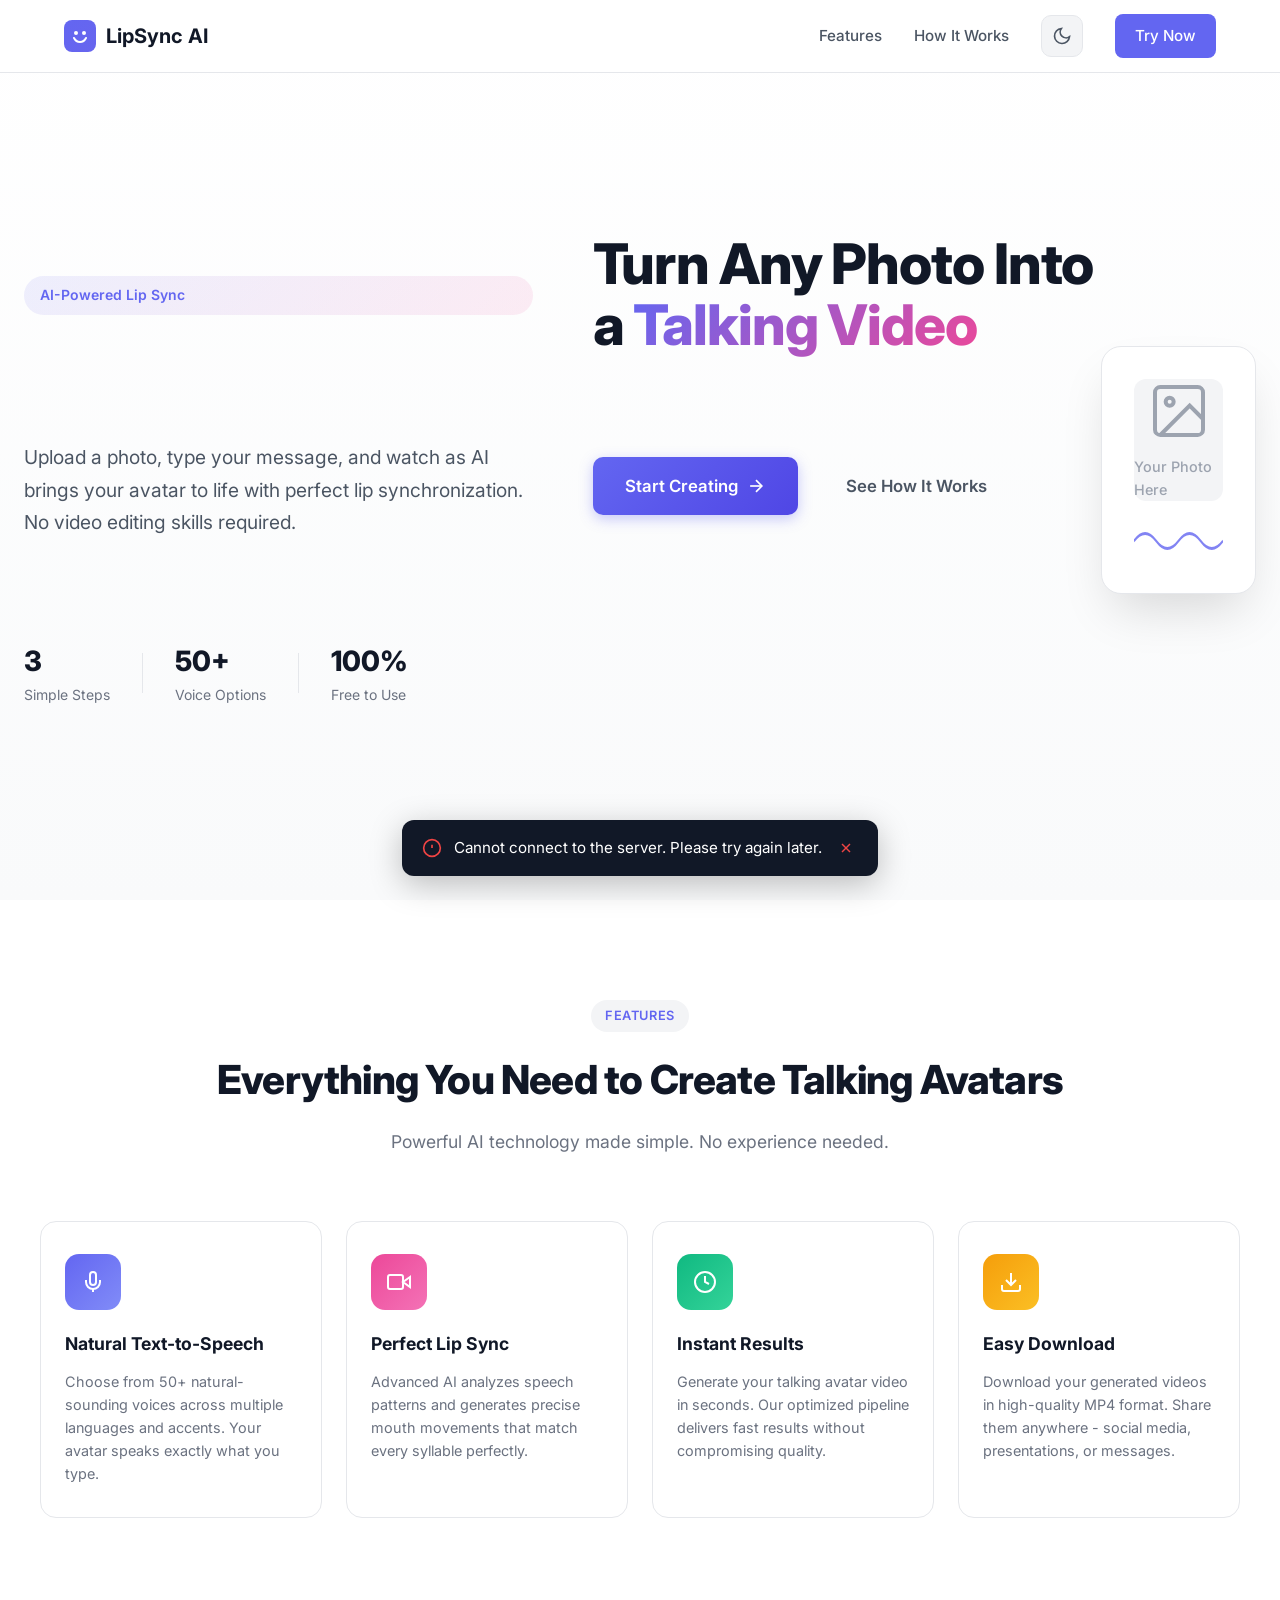
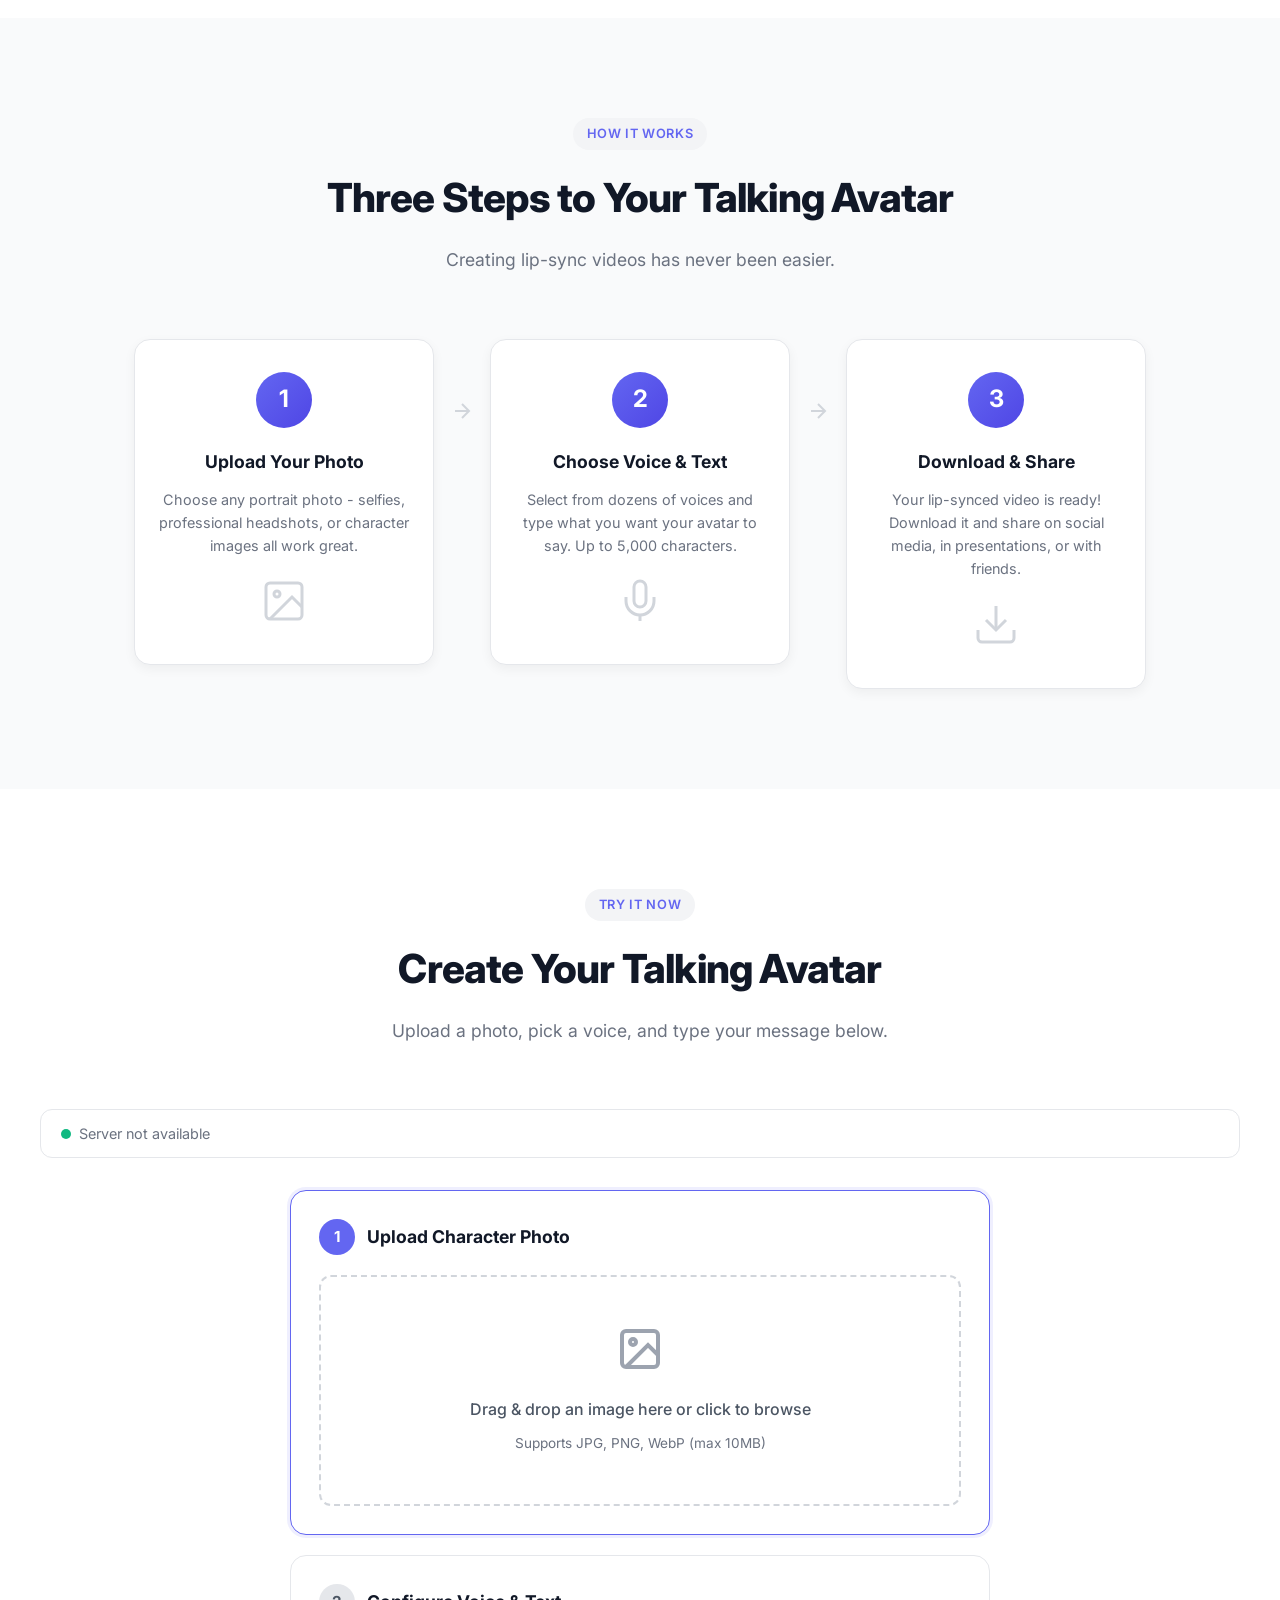
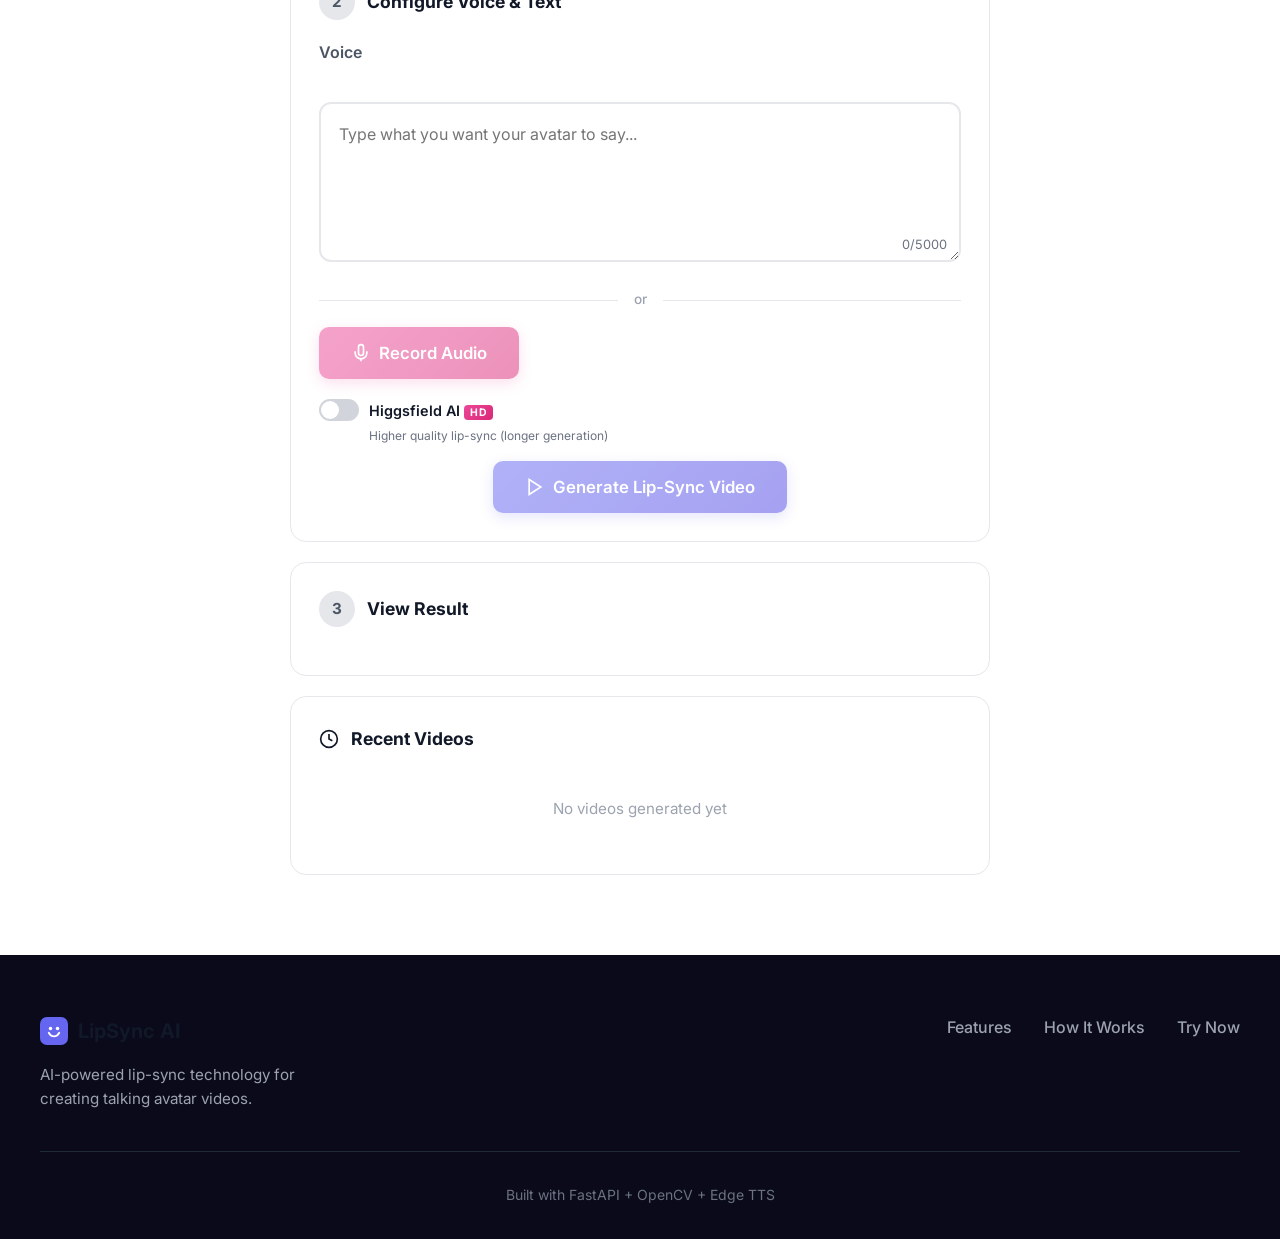
<file: frontend/index.html>
<!DOCTYPE html>
<html lang="en">
<head>
    <meta charset="UTF-8">
    <meta name="viewport" content="width=device-width, initial-scale=1.0">
    <title>LipSync AI - Turn Photos Into Talking Videos</title>
    <meta name="description" content="Upload a photo, type text, and watch your avatar come to life with AI-powered lip-sync technology.">
    <link rel="preconnect" href="https://fonts.googleapis.com">
    <link rel="preconnect" href="https://fonts.gstatic.com" crossorigin>
    <link href="https://fonts.googleapis.com/css2?family=Inter:wght@400;500;600;700;800&display=swap" rel="stylesheet">
    <link rel="stylesheet" href="style.css">
</head>
<body>
    <!-- Navigation -->
    <nav class="navbar">
        <div class="nav-container">
            <a href="#" class="nav-logo">
                <svg width="32" height="32" viewBox="0 0 32 32" fill="none">
                    <rect width="32" height="32" rx="8" fill="url(#logo-gradient)"/>
                    <path d="M10 18C10 18 12 22 16 22C20 22 22 18 22 18" stroke="white" stroke-width="2" stroke-linecap="round"/>
                    <circle cx="12" cy="13" r="2" fill="white"/>
                    <circle cx="20" cy="13" r="2" fill="white"/>
                    <defs>
                        <linearGradient id="logo-gradient" x1="0" y1="0" x2="32" y2="32">
                            <stop stop-color="#6366f1"/>
                            <stop offset="1" stop-color="#ec4899"/>
                        </linearGradient>
                    </defs>
                </svg>
                <span>LipSync AI</span>
            </a>
            <div class="nav-links">
                <a href="#features">Features</a>
                <a href="#how-it-works">How It Works</a>
                <button class="theme-toggle" id="theme-toggle" aria-label="Toggle dark mode">
                    <svg class="sun-icon" width="20" height="20" viewBox="0 0 24 24" fill="none" stroke="currentColor" stroke-width="2">
                        <circle cx="12" cy="12" r="5"></circle>
                        <line x1="12" y1="1" x2="12" y2="3"></line>
                        <line x1="12" y1="21" x2="12" y2="23"></line>
                        <line x1="4.22" y1="4.22" x2="5.64" y2="5.64"></line>
                        <line x1="18.36" y1="18.36" x2="19.78" y2="19.78"></line>
                        <line x1="1" y1="12" x2="3" y2="12"></line>
                        <line x1="21" y1="12" x2="23" y2="12"></line>
                        <line x1="4.22" y1="19.78" x2="5.64" y2="18.36"></line>
                        <line x1="18.36" y1="5.64" x2="19.78" y2="4.22"></line>
                    </svg>
                    <svg class="moon-icon" width="20" height="20" viewBox="0 0 24 24" fill="none" stroke="currentColor" stroke-width="2">
                        <path d="M21 12.79A9 9 0 1 1 11.21 3 7 7 0 0 0 21 12.79z"></path>
                    </svg>
                </button>
                <a href="#app" class="nav-cta">Try Now</a>
            </div>
            <button class="mobile-menu-btn" aria-label="Menu">
                <svg width="24" height="24" viewBox="0 0 24 24" fill="none" stroke="currentColor" stroke-width="2">
                    <line x1="3" y1="6" x2="21" y2="6"></line>
                    <line x1="3" y1="12" x2="21" y2="12"></line>
                    <line x1="3" y1="18" x2="21" y2="18"></line>
                </svg>
            </button>
        </div>
    </nav>

    <!-- Hero Section -->
    <section class="hero">
        <div class="hero-container">
            <div class="hero-badge">AI-Powered Lip Sync</div>
            <h1>Turn Any Photo Into a <span class="gradient-text">Talking Video</span></h1>
            <p class="hero-subtitle">Upload a photo, type your message, and watch as AI brings your avatar to life with perfect lip synchronization. No video editing skills required.</p>
            <div class="hero-actions">
                <a href="#app" class="btn btn-primary btn-lg">
                    Start Creating
                    <svg width="20" height="20" viewBox="0 0 24 24" fill="none" stroke="currentColor" stroke-width="2">
                        <line x1="5" y1="12" x2="19" y2="12"></line>
                        <polyline points="12 5 19 12 12 19"></polyline>
                    </svg>
                </a>
                <a href="#how-it-works" class="btn btn-ghost btn-lg">See How It Works</a>
            </div>
            <div class="hero-stats">
                <div class="stat">
                    <span class="stat-number">3</span>
                    <span class="stat-label">Simple Steps</span>
                </div>
                <div class="stat-divider"></div>
                <div class="stat">
                    <span class="stat-number">50+</span>
                    <span class="stat-label">Voice Options</span>
                </div>
                <div class="stat-divider"></div>
                <div class="stat">
                    <span class="stat-number">100%</span>
                    <span class="stat-label">Free to Use</span>
                </div>
            </div>
        </div>
        <div class="hero-visual">
            <div class="hero-card">
                <div class="hero-card-preview">
                    <div class="preview-placeholder">
                        <svg width="64" height="64" viewBox="0 0 24 24" fill="none" stroke="currentColor" stroke-width="1.5">
                            <rect x="3" y="3" width="18" height="18" rx="2" ry="2"></rect>
                            <circle cx="8.5" cy="8.5" r="1.5"></circle>
                            <polyline points="21 15 16 10 5 21"></polyline>
                        </svg>
                        <span>Your Photo Here</span>
                    </div>
                </div>
                <div class="hero-card-wave">
                    <svg viewBox="0 0 200 40" preserveAspectRatio="none">
                        <path d="M0 20 Q25 5 50 20 T100 20 T150 20 T200 20" stroke="url(#wave-gradient)" stroke-width="3" fill="none"/>
                        <defs>
                            <linearGradient id="wave-gradient" x1="0" y1="0" x2="200" y2="0">
                                <stop stop-color="#6366f1"/>
                                <stop offset="1" stop-color="#ec4899"/>
                            </linearGradient>
                        </defs>
                    </svg>
                </div>
            </div>
        </div>
    </section>

    <!-- Features Section -->
    <section class="features" id="features">
        <div class="container">
            <div class="section-header">
                <span class="section-tag">Features</span>
                <h2>Everything You Need to Create Talking Avatars</h2>
                <p>Powerful AI technology made simple. No experience needed.</p>
            </div>
            <div class="features-grid">
                <div class="feature-card">
                    <div class="feature-icon" style="background: linear-gradient(135deg, #6366f1, #818cf8);">
                        <svg width="24" height="24" viewBox="0 0 24 24" fill="none" stroke="white" stroke-width="2">
                            <path d="M12 2a3 3 0 0 0-3 3v7a3 3 0 0 0 6 0V5a3 3 0 0 0-3-3Z"></path>
                            <path d="M19 10v2a7 7 0 0 1-14 0v-2"></path>
                            <line x1="12" y1="19" x2="12" y2="22"></line>
                        </svg>
                    </div>
                    <h3>Natural Text-to-Speech</h3>
                    <p>Choose from 50+ natural-sounding voices across multiple languages and accents. Your avatar speaks exactly what you type.</p>
                </div>
                <div class="feature-card">
                    <div class="feature-icon" style="background: linear-gradient(135deg, #ec4899, #f472b6);">
                        <svg width="24" height="24" viewBox="0 0 24 24" fill="none" stroke="white" stroke-width="2">
                            <path d="M23 7l-7 5 7 5V7z"></path>
                            <rect x="1" y="5" width="15" height="14" rx="2" ry="2"></rect>
                        </svg>
                    </div>
                    <h3>Perfect Lip Sync</h3>
                    <p>Advanced AI analyzes speech patterns and generates precise mouth movements that match every syllable perfectly.</p>
                </div>
                <div class="feature-card">
                    <div class="feature-icon" style="background: linear-gradient(135deg, #10b981, #34d399);">
                        <svg width="24" height="24" viewBox="0 0 24 24" fill="none" stroke="white" stroke-width="2">
                            <circle cx="12" cy="12" r="10"></circle>
                            <polyline points="12 6 12 12 16 14"></polyline>
                        </svg>
                    </div>
                    <h3>Instant Results</h3>
                    <p>Generate your talking avatar video in seconds. Our optimized pipeline delivers fast results without compromising quality.</p>
                </div>
                <div class="feature-card">
                    <div class="feature-icon" style="background: linear-gradient(135deg, #f59e0b, #fbbf24);">
                        <svg width="24" height="24" viewBox="0 0 24 24" fill="none" stroke="white" stroke-width="2">
                            <path d="M21 15v4a2 2 0 0 1-2 2H5a2 2 0 0 1-2-2v-4"></path>
                            <polyline points="7 10 12 15 17 10"></polyline>
                            <line x1="12" y1="15" x2="12" y2="3"></line>
                        </svg>
                    </div>
                    <h3>Easy Download</h3>
                    <p>Download your generated videos in high-quality MP4 format. Share them anywhere - social media, presentations, or messages.</p>
                </div>
            </div>
        </div>
    </section>

    <!-- How It Works -->
    <section class="how-it-works" id="how-it-works">
        <div class="container">
            <div class="section-header">
                <span class="section-tag">How It Works</span>
                <h2>Three Steps to Your Talking Avatar</h2>
                <p>Creating lip-sync videos has never been easier.</p>
            </div>
            <div class="steps-grid">
                <div class="step-card">
                    <div class="step-number">1</div>
                    <div class="step-content">
                        <h3>Upload Your Photo</h3>
                        <p>Choose any portrait photo - selfies, professional headshots, or character images all work great.</p>
                    </div>
                    <div class="step-visual">
                        <svg width="48" height="48" viewBox="0 0 24 24" fill="none" stroke="currentColor" stroke-width="1.5">
                            <rect x="3" y="3" width="18" height="18" rx="2" ry="2"></rect>
                            <circle cx="8.5" cy="8.5" r="1.5"></circle>
                            <polyline points="21 15 16 10 5 21"></polyline>
                        </svg>
                    </div>
                </div>
                <div class="step-connector">
                    <svg width="24" height="24" viewBox="0 0 24 24" fill="none" stroke="currentColor" stroke-width="2">
                        <line x1="5" y1="12" x2="19" y2="12"></line>
                        <polyline points="12 5 19 12 12 19"></polyline>
                    </svg>
                </div>
                <div class="step-card">
                    <div class="step-number">2</div>
                    <div class="step-content">
                        <h3>Choose Voice & Text</h3>
                        <p>Select from dozens of voices and type what you want your avatar to say. Up to 5,000 characters.</p>
                    </div>
                    <div class="step-visual">
                        <svg width="48" height="48" viewBox="0 0 24 24" fill="none" stroke="currentColor" stroke-width="1.5">
                            <path d="M12 2a3 3 0 0 0-3 3v7a3 3 0 0 0 6 0V5a3 3 0 0 0-3-3Z"></path>
                            <path d="M19 10v2a7 7 0 0 1-14 0v-2"></path>
                            <line x1="12" y1="19" x2="12" y2="22"></line>
                        </svg>
                    </div>
                </div>
                <div class="step-connector">
                    <svg width="24" height="24" viewBox="0 0 24 24" fill="none" stroke="currentColor" stroke-width="2">
                        <line x1="5" y1="12" x2="19" y2="12"></line>
                        <polyline points="12 5 19 12 12 19"></polyline>
                    </svg>
                </div>
                <div class="step-card">
                    <div class="step-number">3</div>
                    <div class="step-content">
                        <h3>Download & Share</h3>
                        <p>Your lip-synced video is ready! Download it and share on social media, in presentations, or with friends.</p>
                    </div>
                    <div class="step-visual">
                        <svg width="48" height="48" viewBox="0 0 24 24" fill="none" stroke="currentColor" stroke-width="1.5">
                            <path d="M21 15v4a2 2 0 0 1-2 2H5a2 2 0 0 1-2-2v-4"></path>
                            <polyline points="7 10 12 15 17 10"></polyline>
                            <line x1="12" y1="15" x2="12" y2="3"></line>
                        </svg>
                    </div>
                </div>
            </div>
        </div>
    </section>

    <!-- App Section -->
    <section class="app-section" id="app">
        <div class="container">
            <div class="section-header">
                <span class="section-tag">Try It Now</span>
                <h2>Create Your Talking Avatar</h2>
                <p>Upload a photo, pick a voice, and type your message below.</p>
            </div>

            <!-- Status Bar -->
            <div class="app-status-bar" id="status-bar">
                <span class="status-dot"></span>
                <span class="status-text">Connecting...</span>
            </div>

            <!-- App Steps -->
            <div class="app-steps">
                <!-- Step 1: Upload Photo -->
                <section class="app-step active" id="upload-section">
                    <div class="app-step-header">
                        <span class="app-step-number">1</span>
                        <h3>Upload Character Photo</h3>
                    </div>
                    <div class="upload-area" id="drop-zone">
                        <div class="upload-icon">
                            <svg width="48" height="48" viewBox="0 0 24 24" fill="none" stroke="currentColor" stroke-width="2">
                                <rect x="3" y="3" width="18" height="18" rx="2" ry="2"></rect>
                                <circle cx="8.5" cy="8.5" r="1.5"></circle>
                                <polyline points="21 15 16 10 5 21"></polyline>
                            </svg>
                        </div>
                        <p>Drag & drop an image here or click to browse</p>
                        <span class="upload-hint">Supports JPG, PNG, WebP (max 10MB)</span>
                        <input type="file" id="photo-input" accept="image/jpeg,image/png,image/webp" hidden>
                    </div>
                    <!-- Upload Progress -->
                    <div id="upload-progress" class="hidden" style="margin-top: 16px;">
                        <div style="display: flex; align-items: center; gap: 12px; padding: 16px; background: var(--bg-secondary); border-radius: 10px;">
                            <div class="upload-spinner"></div>
                            <div style="flex: 1;">
                                <p style="font-size: 0.9rem; font-weight: 600; color: var(--text-primary);">Uploading photo...</p>
                                <p style="font-size: 0.8rem; color: var(--text-muted);" id="upload-status-text">Preparing...</p>
                            </div>
                        </div>
                    </div>
                    <!-- Preview Container -->
                    <div id="preview-container" class="hidden">
                        <div style="position: relative; display: inline-block;">
                            <img id="photo-preview" alt="Uploaded photo" style="max-width: 100%; max-height: 280px; border-radius: 12px; box-shadow: 0 8px 24px rgba(0,0,0,0.15);">
                            <div id="face-indicator" style="display: none; position: absolute; top: 10px; left: 10px; background: rgba(16, 185, 129, 0.9); color: white; padding: 4px 10px; border-radius: 6px; font-size: 0.75rem; font-weight: 600;">
                                <svg width="12" height="12" viewBox="0 0 24 24" fill="none" stroke="currentColor" stroke-width="2" style="display: inline; vertical-align: middle;">
                                    <polyline points="20 6 9 17 4 12"></polyline>
                                </svg>
                                Face detected
                            </div>
                            <button id="remove-photo-btn" style="position: absolute; top: 10px; right: 10px; background: rgba(0,0,0,0.6); color: white; border: none; border-radius: 50%; width: 28px; height: 28px; cursor: pointer; display: flex; align-items: center; justify-content: center;">
                                <svg width="14" height="14" viewBox="0 0 24 24" fill="none" stroke="currentColor" stroke-width="2">
                                    <line x1="18" y1="6" x2="6" y2="18"></line>
                                    <line x1="6" y1="6" x2="18" y2="18"></line>
                                </svg>
                            </button>
                        </div>
                        <div class="preview-info" style="margin-top: 12px;">
                            <div>
                                <p id="photo-name" style="font-weight: 500;"></p>
                                <p id="photo-details" style="font-size: 0.8rem; color: var(--text-muted);"></p>
                            </div>
                            <button id="change-photo-btn" class="btn btn-ghost btn-sm">Change Photo</button>
                        </div>
                    </div>
                </section>

                <!-- Step 2: Configure Voice & Text -->
                <section class="app-step" id="text-section">
                    <div class="app-step-header">
                        <span class="app-step-number">2</span>
                        <h3>Configure Voice & Text</h3>
                    </div>
                    
                    <div class="voice-selector">
                        <label>Voice</label>
                        <div class="voice-options" id="voice-options"></div>
                    </div>
                    
                    <div class="text-input-wrapper">
                        <textarea id="text-input" placeholder="Type what you want your avatar to say..." maxlength="5000"></textarea>
                        <span class="char-count"><span id="char-count">0</span>/5000</span>
                    </div>

                    <div class="or-divider"><span>or</span></div>

                    <div class="record-section">
                        <button id="record-btn" class="btn btn-record btn-lg" disabled>
                            <svg class="mic-icon" width="20" height="20" viewBox="0 0 24 24" fill="none" stroke="currentColor" stroke-width="2">
                                <path d="M12 2a3 3 0 0 0-3 3v7a3 3 0 0 0 6 0V5a3 3 0 0 0-3-3Z"></path>
                                <path d="M19 10v2a7 7 0 0 1-14 0v-2"></path>
                                <line x1="12" y1="19" x2="12" y2="22"></line>
                            </svg>
                            <svg class="stop-icon hidden" width="20" height="20" viewBox="0 0 24 24" fill="none" stroke="currentColor" stroke-width="2">
                                <rect x="6" y="6" width="12" height="12" rx="2"></rect>
                            </svg>
                            <span id="record-btn-text">Record Audio</span>
                        </button>
                        <div id="record-status" class="record-status hidden">
                            <div class="record-pulse"></div>
                            <span id="record-time">0:00</span>
                        </div>
                    </div>

                    <div class="engine-toggle">
                        <label class="toggle-label">
                            <input type="checkbox" id="higgsfield-toggle">
                            <span class="toggle-slider"></span>
                            <span class="toggle-text">Higgsfield AI <span class="badge-premium">HD</span></span>
                        </label>
                        <span class="toggle-hint">Higher quality lip-sync (longer generation)</span>
                    </div>

                    <div class="controls">
                        <button id="speak-btn" class="btn btn-primary btn-lg" disabled>
                            <svg width="20" height="20" viewBox="0 0 24 24" fill="none" stroke="currentColor" stroke-width="2">
                                <polygon points="5 3 19 12 5 21 5 3"></polygon>
                            </svg>
                            Generate Lip-Sync Video
                        </button>
                    </div>
                </section>

                <!-- Step 3: View Result -->
                <section class="app-step" id="result-section">
                    <div class="app-step-header">
                        <span class="app-step-number">3</span>
                        <h3>View Result</h3>
                    </div>
                    
                    <div id="loading" class="hidden">
                        <div class="loading-animation">
                            <div class="loading-ring"></div>
                            <div class="loading-face">
                                <svg width="32" height="32" viewBox="0 0 24 24" fill="none" stroke="currentColor" stroke-width="2">
                                    <path d="M12 2a3 3 0 0 0-3 3v7a3 3 0 0 0 6 0V5a3 3 0 0 0-3-3Z"></path>
                                    <path d="M19 10v2a7 7 0 0 1-14 0v-2"></path>
                                    <line x1="12" y1="19" x2="12" y2="22"></line>
                                </svg>
                            </div>
                        </div>
                        <p class="loading-text" id="loading-text">Initializing...</p>
                        <div class="loading-progress">
                            <div class="progress-bar">
                                <div class="progress-fill" id="progress-fill"></div>
                            </div>
                            <div class="progress-info">
                                <span class="progress-text" id="progress-text">0%</span>
                                <span class="progress-time" id="progress-time"></span>
                            </div>
                        </div>
                        <div class="progress-stages" id="progress-stages">
                            <div class="stage" data-stage="tts">
                                <div class="stage-dot"></div>
                                <span>TTS</span>
                            </div>
                            <div class="stage-connector"></div>
                            <div class="stage" data-stage="analyze">
                                <div class="stage-dot"></div>
                                <span>Analyze</span>
                            </div>
                            <div class="stage-connector"></div>
                            <div class="stage" data-stage="animate">
                                <div class="stage-dot"></div>
                                <span>Animate</span>
                            </div>
                            <div class="stage-connector"></div>
                            <div class="stage" data-stage="render">
                                <div class="stage-dot"></div>
                                <span>Render</span>
                            </div>
                        </div>
                    </div>
                    
                    <div id="result-container" class="hidden">
                        <div class="video-wrapper">
                            <video id="result-video" controls></video>
                        </div>
                        <div class="result-actions">
                            <button id="download-btn" class="btn btn-primary">
                                <svg width="18" height="18" viewBox="0 0 24 24" fill="none" stroke="currentColor" stroke-width="2">
                                    <path d="M21 15v4a2 2 0 0 1-2 2H5a2 2 0 0 1-2-2v-4"></path>
                                    <polyline points="7 10 12 15 17 10"></polyline>
                                    <line x1="12" y1="15" x2="12" y2="3"></line>
                                </svg>
                                Download Video
                            </button>
                            <button id="new-video-btn" class="btn btn-secondary">
                                <svg width="18" height="18" viewBox="0 0 24 24" fill="none" stroke="currentColor" stroke-width="2">
                                    <polyline points="1 4 1 10 7 10"></polyline>
                                    <path d="M3.51 15a9 9 0 1 0 2.13-9.36L1 10"></path>
                                </svg>
                                Generate New
                            </button>
                        </div>
                    </div>
                </section>

                <!-- History Section -->
                <section class="app-step" id="history-section">
                    <div class="app-step-header">
                        <svg width="20" height="20" viewBox="0 0 24 24" fill="none" stroke="currentColor" stroke-width="2">
                            <circle cx="12" cy="12" r="10"></circle>
                            <polyline points="12 6 12 12 16 14"></polyline>
                        </svg>
                        <h3>Recent Videos</h3>
                    </div>
                    <div id="history-container">
                        <p class="empty-history">No videos generated yet</p>
                    </div>
                </section>
            </div>
        </div>
    </section>

    <!-- Footer -->
    <footer class="footer">
        <div class="container">
            <div class="footer-content">
                <div class="footer-brand">
                    <a href="#" class="nav-logo">
                        <svg width="28" height="28" viewBox="0 0 32 32" fill="none">
                            <rect width="32" height="32" rx="8" fill="url(#footer-gradient)"/>
                            <path d="M10 18C10 18 12 22 16 22C20 22 22 18 22 18" stroke="white" stroke-width="2" stroke-linecap="round"/>
                            <circle cx="12" cy="13" r="2" fill="white"/>
                            <circle cx="20" cy="13" r="2" fill="white"/>
                            <defs>
                                <linearGradient id="footer-gradient" x1="0" y1="0" x2="32" y2="32">
                                    <stop stop-color="#6366f1"/>
                                    <stop offset="1" stop-color="#ec4899"/>
                                </linearGradient>
                            </defs>
                        </svg>
                        <span>LipSync AI</span>
                    </a>
                    <p>AI-powered lip-sync technology for creating talking avatar videos.</p>
                </div>
                <div class="footer-links">
                    <a href="#features">Features</a>
                    <a href="#how-it-works">How It Works</a>
                    <a href="#app">Try Now</a>
                </div>
            </div>
            <div class="footer-bottom">
                <p>Built with FastAPI + OpenCV + Edge TTS</p>
            </div>
        </div>
    </footer>

    <!-- Toast Notification -->
    <div id="error-toast" class="toast hidden">
        <svg width="20" height="20" viewBox="0 0 24 24" fill="none" stroke="currentColor" stroke-width="2">
            <circle cx="12" cy="12" r="10"></circle>
            <line x1="12" y1="8" x2="12" y2="12"></line>
            <line x1="12" y1="16" x2="12.01" y2="16"></line>
        </svg>
        <span class="toast-message" id="error-message"></span>
        <button class="toast-close" onclick="hideError()">
            <svg width="16" height="16" viewBox="0 0 24 24" fill="none" stroke="currentColor" stroke-width="2">
                <line x1="18" y1="6" x2="6" y2="18"></line>
                <line x1="6" y1="6" x2="18" y2="18"></line>
            </svg>
        </button>
    </div>

    <script src="app.js"></script>
</body>
</html>
</file>
<file: frontend/style.css>
/* ========================================
   LipSync AI - Website Styles
   ======================================== */

* {
    margin: 0;
    padding: 0;
    box-sizing: border-box;
}

:root {
    --primary: #6366f1;
    --primary-dark: #4f46e5;
    --primary-light: #818cf8;
    --secondary: #ec4899;
    --secondary-light: #f472b6;
    --success: #10b981;
    --warning: #f59e0b;
    --error: #ef4444;
    --gray-50: #f9fafb;
    --gray-100: #f3f4f6;
    --gray-200: #e5e7eb;
    --gray-300: #d1d5db;
    --gray-400: #9ca3af;
    --gray-500: #6b7280;
    --gray-600: #4b5563;
    --gray-700: #374151;
    --gray-800: #1f2937;
    --gray-900: #111827;
    --font-family: 'Inter', -apple-system, BlinkMacSystemFont, 'Segoe UI', Roboto, sans-serif;
    --bg-primary: white;
    --bg-secondary: var(--gray-50);
    --bg-card: white;
    --text-primary: var(--gray-900);
    --text-secondary: var(--gray-600);
    --text-muted: var(--gray-500);
    --border-color: var(--gray-200);
    --shadow: 0 4px 12px rgba(0, 0, 0, 0.05);
}

[data-theme="dark"] {
    --gray-50: #1a1a2e;
    --gray-100: #16213e;
    --gray-200: #2a2a4a;
    --gray-300: #3a3a5a;
    --gray-400: #6a6a8a;
    --gray-500: #8a8aaa;
    --gray-600: #b0b0cc;
    --gray-700: #d0d0e0;
    --gray-800: #e0e0f0;
    --gray-900: #f0f0ff;
    --bg-primary: #0f0f23;
    --bg-secondary: #1a1a2e;
    --bg-card: #16213e;
    --text-primary: #f0f0ff;
    --text-secondary: #b0b0cc;
    --text-muted: #8a8aaa;
    --border-color: #2a2a4a;
    --shadow: 0 4px 12px rgba(0, 0, 0, 0.3);
}

html {
    scroll-behavior: smooth;
}

body {
    font-family: var(--font-family);
    background: var(--bg-secondary);
    color: var(--text-primary);
    line-height: 1.6;
    -webkit-font-smoothing: antialiased;
    transition: background-color 0.3s, color 0.3s;
}

/* ========================================
   Navigation
   ======================================== */

.navbar {
    position: fixed;
    top: 0;
    left: 0;
    right: 0;
    z-index: 1000;
    background: rgba(255, 255, 255, 0.9);
    backdrop-filter: blur(12px);
    border-bottom: 1px solid var(--gray-200);
    transition: background-color 0.3s, border-color 0.3s;
}

[data-theme="dark"] .navbar {
    background: rgba(15, 15, 35, 0.9);
    border-bottom-color: var(--gray-200);
}

.nav-container {
    max-width: 1200px;
    margin: 0 auto;
    padding: 0 24px;
    height: 72px;
    display: flex;
    align-items: center;
    justify-content: space-between;
}

.nav-logo {
    display: flex;
    align-items: center;
    gap: 10px;
    text-decoration: none;
    font-size: 1.25rem;
    font-weight: 700;
    color: var(--text-primary);
}

.nav-links {
    display: flex;
    align-items: center;
    gap: 32px;
}

.nav-links a {
    text-decoration: none;
    color: var(--text-secondary);
    font-weight: 500;
    font-size: 0.95rem;
    transition: color 0.2s;
}

.nav-links a:hover {
    color: var(--text-primary);
}

.nav-cta {
    background: var(--primary) !important;
    color: white !important;
    padding: 10px 20px;
    border-radius: 8px;
    transition: background 0.2s, transform 0.2s !important;
}

.nav-cta:hover {
    background: var(--primary-dark) !important;
    transform: translateY(-1px);
}

.theme-toggle {
    background: var(--gray-100);
    border: 1px solid var(--gray-200);
    border-radius: 10px;
    padding: 10px;
    cursor: pointer;
    display: flex;
    align-items: center;
    justify-content: center;
    color: var(--gray-600);
    transition: all 0.2s;
}

.theme-toggle:hover {
    background: var(--gray-200);
    color: var(--gray-900);
}

[data-theme="dark"] .theme-toggle {
    background: var(--gray-800);
    border-color: var(--gray-700);
    color: var(--gray-200);
}

[data-theme="dark"] .theme-toggle:hover {
    background: var(--gray-700);
    color: white;
}

.sun-icon {
    display: none;
}

[data-theme="dark"] .sun-icon {
    display: block;
}

[data-theme="dark"] .moon-icon {
    display: none;
}

.mobile-menu-btn {
    display: none;
    background: none;
    border: none;
    cursor: pointer;
    color: var(--gray-700);
    padding: 8px;
}

/* ========================================
   Buttons
   ======================================== */

.btn {
    display: inline-flex;
    align-items: center;
    justify-content: center;
    gap: 8px;
    padding: 12px 24px;
    border: none;
    border-radius: 10px;
    font-size: 1rem;
    font-weight: 600;
    font-family: var(--font-family);
    cursor: pointer;
    transition: all 0.2s ease;
    text-decoration: none;
}

.btn-lg {
    padding: 16px 32px;
    font-size: 1.05rem;
}

.btn-sm {
    padding: 8px 16px;
    font-size: 0.875rem;
}

.btn-primary {
    background: linear-gradient(135deg, var(--primary) 0%, var(--primary-dark) 100%);
    color: white;
    box-shadow: 0 4px 14px rgba(99, 102, 241, 0.35);
}

.btn-primary:hover:not(:disabled) {
    transform: translateY(-2px);
    box-shadow: 0 6px 20px rgba(99, 102, 241, 0.45);
}

.btn-primary:disabled {
    opacity: 0.5;
    cursor: not-allowed;
    transform: none;
}

.btn-record {
    background: linear-gradient(135deg, var(--secondary) 0%, #db2777 100%);
    color: white;
    box-shadow: 0 4px 14px rgba(236, 72, 153, 0.35);
    display: inline-flex;
    align-items: center;
    gap: 8px;
}

.btn-record:hover:not(:disabled) {
    transform: translateY(-2px);
    box-shadow: 0 6px 20px rgba(236, 72, 153, 0.45);
}

.btn-record:disabled {
    opacity: 0.5;
    cursor: not-allowed;
    transform: none;
}

.btn-record.recording {
    background: var(--error);
    box-shadow: 0 4px 14px rgba(239, 68, 68, 0.35);
    animation: record-pulse 1.5s ease-in-out infinite;
}

@keyframes record-pulse {
    0%, 100% { box-shadow: 0 4px 14px rgba(239, 68, 68, 0.35); }
    50% { box-shadow: 0 4px 28px rgba(239, 68, 68, 0.6); }
}

.or-divider {
    display: flex;
    align-items: center;
    gap: 16px;
    margin: 16px 0;
    color: var(--gray-400);
    font-size: 0.85rem;
    font-weight: 500;
}

.or-divider::before,
.or-divider::after {
    content: '';
    flex: 1;
    height: 1px;
    background: var(--gray-200);
}

.record-section {
    display: flex;
    align-items: center;
    gap: 16px;
    margin-bottom: 20px;
}

.record-status {
    display: flex;
    align-items: center;
    gap: 8px;
    font-size: 0.9rem;
    font-weight: 600;
    color: var(--error);
}

.record-pulse {
    width: 10px;
    height: 10px;
    border-radius: 50%;
    background: var(--error);
    animation: blink 1s ease-in-out infinite;
}

@keyframes blink {
    0%, 100% { opacity: 1; }
    50% { opacity: 0.3; }
}

.engine-toggle {
    display: flex;
    flex-direction: column;
    gap: 4px;
    margin-bottom: 16px;
}

.toggle-label {
    display: flex;
    align-items: center;
    gap: 10px;
    cursor: pointer;
    font-size: 0.9rem;
    font-weight: 600;
}

.toggle-label input { display: none; }

.toggle-slider {
    width: 40px;
    height: 22px;
    background: var(--gray-300);
    border-radius: 11px;
    position: relative;
    transition: background 0.2s;
}

.toggle-slider::after {
    content: '';
    position: absolute;
    top: 2px;
    left: 2px;
    width: 18px;
    height: 18px;
    background: white;
    border-radius: 50%;
    transition: transform 0.2s;
}

.toggle-label input:checked + .toggle-slider {
    background: var(--secondary);
}

.toggle-label input:checked + .toggle-slider::after {
    transform: translateX(18px);
}

.toggle-hint {
    font-size: 0.75rem;
    color: var(--text-muted);
    margin-left: 50px;
}

.badge-premium {
    background: linear-gradient(135deg, var(--secondary), #db2777);
    color: white;
    font-size: 0.65rem;
    padding: 1px 6px;
    border-radius: 4px;
    font-weight: 700;
    letter-spacing: 0.5px;
}

.btn-secondary {
    background: var(--gray-100);
    color: var(--gray-700);
    border: 1px solid var(--gray-200);
}

.btn-secondary:hover {
    background: var(--gray-200);
}

.btn-ghost {
    background: transparent;
    color: var(--gray-600);
}

.btn-ghost:hover {
    background: var(--gray-100);
    color: var(--gray-900);
}

/* ========================================
   Hero Section
   ======================================== */

.hero {
    min-height: 100vh;
    display: flex;
    align-items: center;
    padding: 120px 24px 80px;
    background: linear-gradient(180deg, var(--bg-primary) 0%, var(--bg-secondary) 100%);
    overflow: hidden;
    transition: background 0.3s;
}

.hero-container {
    max-width: 1200px;
    margin: 0 auto;
    display: grid;
    grid-template-columns: 1fr 1fr;
    gap: 60px;
    align-items: center;
}

.hero-badge {
    display: inline-block;
    padding: 8px 16px;
    background: linear-gradient(135deg, rgba(99, 102, 241, 0.1), rgba(236, 72, 153, 0.1));
    border-radius: 100px;
    font-size: 0.875rem;
    font-weight: 600;
    color: var(--primary);
    margin-bottom: 24px;
}

.hero h1 {
    font-size: 3.5rem;
    font-weight: 800;
    line-height: 1.1;
    margin-bottom: 24px;
    letter-spacing: -0.02em;
    color: var(--text-primary);
}

.gradient-text {
    background: linear-gradient(135deg, var(--primary) 0%, var(--secondary) 100%);
    -webkit-background-clip: text;
    -webkit-text-fill-color: transparent;
    background-clip: text;
}

.hero-subtitle {
    font-size: 1.2rem;
    color: var(--text-secondary);
    margin-bottom: 40px;
    max-width: 500px;
    line-height: 1.7;
}

.hero-actions {
    display: flex;
    gap: 16px;
    margin-bottom: 48px;
}

.hero-stats {
    display: flex;
    align-items: center;
    gap: 32px;
}

.stat {
    display: flex;
    flex-direction: column;
}

.stat-number {
    font-size: 1.75rem;
    font-weight: 800;
    color: var(--text-primary);
}

.stat-label {
    font-size: 0.875rem;
    color: var(--text-muted);
}

.stat-divider {
    width: 1px;
    height: 40px;
    background: var(--gray-200);
}

/* Hero Visual */
.hero-visual {
    display: flex;
    justify-content: center;
    align-items: center;
}

.hero-card {
    background: var(--bg-card);
    border-radius: 20px;
    padding: 32px;
    box-shadow: 0 25px 50px -12px rgba(0, 0, 0, 0.15);
    width: 100%;
    max-width: 400px;
    border: 1px solid var(--border-color);
    transition: background-color 0.3s, border-color 0.3s;
}

.hero-card-preview {
    background: var(--gray-100);
    border-radius: 12px;
    aspect-ratio: 4/3;
    display: flex;
    align-items: center;
    justify-content: center;
    margin-bottom: 20px;
}

.preview-placeholder {
    display: flex;
    flex-direction: column;
    align-items: center;
    gap: 12px;
    color: var(--gray-400);
}

.preview-placeholder span {
    font-size: 0.9rem;
    font-weight: 500;
}

.hero-card-wave {
    height: 40px;
    opacity: 0.8;
}

.hero-card-wave svg {
    width: 100%;
    height: 100%;
}

/* ========================================
   Features Section
   ======================================== */

.features {
    padding: 100px 24px;
    background: var(--bg-primary);
    transition: background-color 0.3s;
}

.container {
    max-width: 1200px;
    margin: 0 auto;
}

.section-header {
    text-align: center;
    margin-bottom: 64px;
}

.section-tag {
    display: inline-block;
    padding: 6px 14px;
    background: var(--gray-100);
    border-radius: 100px;
    font-size: 0.8rem;
    font-weight: 600;
    color: var(--primary);
    text-transform: uppercase;
    letter-spacing: 0.05em;
    margin-bottom: 16px;
}

.section-header h2 {
    font-size: 2.5rem;
    font-weight: 800;
    margin-bottom: 16px;
    letter-spacing: -0.02em;
    color: var(--text-primary);
}

.section-header p {
    font-size: 1.1rem;
    color: var(--text-muted);
    max-width: 500px;
    margin: 0 auto;
}

.features-grid {
    display: grid;
    grid-template-columns: repeat(4, 1fr);
    gap: 24px;
}

.feature-card {
    padding: 32px 24px;
    background: var(--bg-card);
    border-radius: 16px;
    border: 1px solid var(--border-color);
    transition: transform 0.2s, box-shadow 0.2s, background-color 0.3s, border-color 0.3s;
}

.feature-card:hover {
    transform: translateY(-4px);
    box-shadow: 0 12px 24px rgba(0, 0, 0, 0.08);
}

[data-theme="dark"] .feature-card:hover {
    box-shadow: 0 12px 24px rgba(0, 0, 0, 0.3);
}

.feature-icon {
    width: 56px;
    height: 56px;
    border-radius: 14px;
    display: flex;
    align-items: center;
    justify-content: center;
    margin-bottom: 20px;
}

.feature-card h3 {
    font-size: 1.1rem;
    font-weight: 700;
    margin-bottom: 12px;
    color: var(--text-primary);
}

.feature-card p {
    font-size: 0.9rem;
    color: var(--text-muted);
    line-height: 1.6;
}

/* ========================================
   How It Works
   ======================================== */

.how-it-works {
    padding: 100px 24px;
    background: var(--bg-secondary);
    transition: background-color 0.3s;
}

.steps-grid {
    display: flex;
    align-items: flex-start;
    justify-content: center;
    gap: 16px;
}

.step-card {
    flex: 1;
    max-width: 300px;
    background: var(--bg-card);
    border-radius: 16px;
    padding: 32px 24px;
    text-align: center;
    box-shadow: 0 4px 12px rgba(0, 0, 0, 0.05);
    border: 1px solid var(--border-color);
    transition: background-color 0.3s, border-color 0.3s;
}

.step-number {
    width: 56px;
    height: 56px;
    border-radius: 50%;
    background: linear-gradient(135deg, var(--primary), var(--primary-dark));
    color: white;
    font-size: 1.5rem;
    font-weight: 700;
    display: flex;
    align-items: center;
    justify-content: center;
    margin: 0 auto 20px;
}

.step-content h3 {
    font-size: 1.1rem;
    font-weight: 700;
    margin-bottom: 12px;
    color: var(--text-primary);
}

.step-content p {
    font-size: 0.9rem;
    color: var(--text-muted);
    line-height: 1.6;
    margin-bottom: 20px;
}

.step-visual {
    color: var(--gray-300);
}

.step-connector {
    display: flex;
    align-items: center;
    padding-top: 60px;
    color: var(--gray-300);
}

/* ========================================
   App Section
   ======================================== */

.app-section {
    padding: 100px 24px 60px;
    background: var(--bg-primary);
    transition: background-color 0.3s;
}

.app-status-bar {
    display: flex;
    align-items: center;
    gap: 8px;
    padding: 12px 20px;
    background: var(--bg-card);
    border: 1px solid var(--border-color);
    border-radius: 12px;
    margin-bottom: 32px;
    font-size: 0.9rem;
    color: var(--text-muted);
    transition: background-color 0.3s, border-color 0.3s;
}

.status-dot {
    width: 10px;
    height: 10px;
    border-radius: 50%;
    background: var(--success);
    animation: pulse 2s infinite;
}

@keyframes pulse {
    0%, 100% { opacity: 1; }
    50% { opacity: 0.5; }
}

.app-steps {
    max-width: 700px;
    margin: 0 auto;
}

.app-step {
    background: var(--bg-card);
    border: 1px solid var(--border-color);
    border-radius: 16px;
    padding: 28px;
    margin-bottom: 20px;
    opacity: 1;
    pointer-events: auto;
    transition: all 0.3s ease;
}

.app-step.active {
    opacity: 1;
    pointer-events: auto;
    border-color: var(--primary);
    box-shadow: 0 0 0 3px rgba(99, 102, 241, 0.1);
}

.app-step.completed {
    opacity: 0.85;
    border-color: var(--success);
}

.app-step-header {
    display: flex;
    align-items: center;
    gap: 12px;
    margin-bottom: 20px;
}

.app-step-number {
    width: 36px;
    height: 36px;
    border-radius: 50%;
    background: var(--gray-200);
    color: var(--gray-600);
    display: flex;
    align-items: center;
    justify-content: center;
    font-weight: 700;
    font-size: 0.95rem;
}

.app-step.active .app-step-number {
    background: var(--primary);
    color: white;
}

.app-step.completed .app-step-number {
    background: var(--success);
    color: white;
}

.app-step h3 {
    font-size: 1.1rem;
    font-weight: 700;
    color: var(--text-primary);
}

/* Upload Area */
.upload-area {
    border: 2px dashed var(--gray-300);
    border-radius: 12px;
    padding: 48px 24px;
    text-align: center;
    cursor: pointer;
    transition: all 0.3s ease;
    background: var(--bg-primary);
}

.upload-area:hover {
    border-color: var(--primary);
    background: rgba(99, 102, 241, 0.02);
}

.upload-area.dragover {
    border-color: var(--primary);
    background: rgba(99, 102, 241, 0.08);
    transform: scale(1.01);
    box-shadow: 0 0 0 4px rgba(99, 102, 241, 0.1);
}

.upload-icon {
    color: var(--gray-400);
    margin-bottom: 16px;
    transition: transform 0.3s;
}

.upload-area:hover .upload-icon {
    color: var(--primary);
    transform: scale(1.1);
}

.upload-area p {
    color: var(--text-secondary);
    margin-bottom: 8px;
    font-weight: 500;
}

.upload-hint {
    color: var(--text-muted);
    font-size: 0.85rem;
}

.upload-spinner {
    width: 32px;
    height: 32px;
    border: 3px solid var(--gray-200);
    border-top-color: var(--primary);
    border-radius: 50%;
    animation: spin 0.8s linear infinite;
}

#preview-container {
    text-align: center;
}

#photo-preview {
    max-width: 100%;
    max-height: 320px;
    border-radius: 12px;
    box-shadow: 0 8px 24px rgba(0, 0, 0, 0.1);
}

.preview-info {
    margin-top: 16px;
    display: flex;
    align-items: center;
    justify-content: center;
    gap: 16px;
}

#photo-name {
    color: var(--gray-500);
    font-size: 0.9rem;
}

/* Voice Selector */
.voice-selector {
    margin-bottom: 24px;
}

.voice-selector label {
    display: block;
    font-weight: 600;
    color: var(--text-secondary);
    margin-bottom: 12px;
}

.voice-options {
    display: grid;
    grid-template-columns: repeat(4, 1fr);
    gap: 10px;
}

.voice-btn {
    padding: 12px 10px;
    border: 2px solid var(--border-color);
    border-radius: 10px;
    background: var(--bg-primary);
    cursor: pointer;
    transition: all 0.2s;
    text-align: center;
}

.voice-btn:hover {
    border-color: var(--primary-light);
}

.voice-btn.selected {
    border-color: var(--primary);
    background: rgba(99, 102, 241, 0.05);
}

.voice-btn .voice-name {
    display: block;
    font-size: 0.9rem;
    font-weight: 600;
    color: var(--text-secondary);
}

.voice-btn .voice-gender {
    display: block;
    font-size: 0.8rem;
    color: var(--text-muted);
    margin-top: 4px;
}

/* Text Input */
.text-input-wrapper {
    position: relative;
    margin-bottom: 20px;
}

textarea {
    width: 100%;
    min-height: 160px;
    padding: 18px;
    border: 2px solid var(--border-color);
    border-radius: 12px;
    font-size: 1rem;
    font-family: var(--font-family);
    resize: vertical;
    transition: border-color 0.2s, box-shadow 0.2s, background-color 0.3s;
    line-height: 1.6;
    background: var(--bg-primary);
    color: var(--text-primary);
}

textarea:focus {
    outline: none;
    border-color: var(--primary);
    box-shadow: 0 0 0 3px rgba(99, 102, 241, 0.1);
}

.char-count {
    position: absolute;
    bottom: 14px;
    right: 14px;
    font-size: 0.8rem;
    color: var(--text-muted);
}

/* Controls */
.controls {
    text-align: center;
}

/* Loading */
#loading {
    text-align: center;
    padding: 48px 24px;
}

.loading-animation {
    position: relative;
    width: 80px;
    height: 80px;
    margin: 0 auto 24px;
}

.loading-ring {
    position: absolute;
    width: 100%;
    height: 100%;
    border: 3px solid var(--gray-200);
    border-top-color: var(--primary);
    border-radius: 50%;
    animation: spin 1s linear infinite;
}

.loading-face {
    position: absolute;
    top: 50%;
    left: 50%;
    transform: translate(-50%, -50%);
    color: var(--primary);
    animation: bounce 0.5s ease-in-out infinite alternate;
}

@keyframes spin {
    to { transform: rotate(360deg); }
}

@keyframes bounce {
    from { transform: translate(-50%, -50%) scale(1); }
    to { transform: translate(-50%, -50%) scale(1.1); }
}

.loading-text {
    color: var(--text-secondary);
    font-weight: 500;
    margin-bottom: 20px;
}

.loading-progress {
    max-width: 300px;
    margin: 0 auto;
}

.progress-bar {
    height: 6px;
    background: var(--gray-200);
    border-radius: 3px;
    overflow: hidden;
}

.progress-fill {
    height: 100%;
    background: linear-gradient(90deg, var(--primary), var(--secondary));
    border-radius: 3px;
    width: 0%;
    transition: width 0.3s ease;
}

.progress-text {
    font-size: 0.85rem;
    color: var(--text-muted);
}

.progress-info {
    display: flex;
    justify-content: space-between;
    align-items: center;
    margin-top: 10px;
}

.progress-time {
    font-size: 0.8rem;
    color: var(--text-muted);
}

.progress-stages {
    display: flex;
    align-items: center;
    justify-content: center;
    gap: 0;
    margin-top: 24px;
    padding: 16px;
    background: var(--bg-secondary);
    border-radius: 12px;
}

.stage {
    display: flex;
    flex-direction: column;
    align-items: center;
    gap: 6px;
    opacity: 0.4;
    transition: opacity 0.3s;
}

.stage.active {
    opacity: 1;
}

.stage.completed {
    opacity: 0.7;
}

.stage-dot {
    width: 12px;
    height: 12px;
    border-radius: 50%;
    background: var(--gray-300);
    transition: all 0.3s;
}

.stage.active .stage-dot {
    background: var(--primary);
    box-shadow: 0 0 0 4px rgba(99, 102, 241, 0.2);
    animation: pulse-stage 1s infinite;
}

.stage.completed .stage-dot {
    background: var(--success);
}

@keyframes pulse-stage {
    0%, 100% { box-shadow: 0 0 0 4px rgba(99, 102, 241, 0.2); }
    50% { box-shadow: 0 0 0 8px rgba(99, 102, 241, 0.1); }
}

.stage span {
    font-size: 0.75rem;
    font-weight: 600;
    color: var(--text-muted);
}

.stage.active span {
    color: var(--primary);
}

.stage-connector {
    width: 40px;
    height: 2px;
    background: var(--gray-200);
    margin: 0 4px;
    margin-bottom: 20px;
}

.stage.completed + .stage-connector {
    background: var(--success);
}

/* Result */
#result-container {
    text-align: center;
}

.video-wrapper {
    background: #0a0a1a;
    border-radius: 12px;
    overflow: hidden;
    margin-bottom: 24px;
}

#result-video {
    width: 100%;
    max-height: 450px;
    display: block;
}

.result-actions {
    display: flex;
    justify-content: center;
    gap: 12px;
    flex-wrap: wrap;
}

/* History */
.empty-history {
    color: var(--gray-400);
    text-align: center;
    padding: 24px;
    font-size: 0.95rem;
}

.history-list {
    display: flex;
    flex-direction: column;
    gap: 12px;
}

.history-item {
    display: flex;
    align-items: center;
    gap: 14px;
    padding: 14px;
    background: var(--bg-card);
    border: 1px solid var(--border-color);
    border-radius: 10px;
    transition: background-color 0.3s, border-color 0.3s;
}

.history-item .history-thumb {
    width: 60px;
    height: 45px;
    background: var(--gray-100);
    border-radius: 8px;
    display: flex;
    align-items: center;
    justify-content: center;
    color: var(--text-muted);
    flex-shrink: 0;
}

.history-item .history-info {
    flex: 1;
    min-width: 0;
}

.history-item .history-text {
    font-size: 0.9rem;
    font-weight: 500;
    color: var(--text-secondary);
    white-space: nowrap;
    overflow: hidden;
    text-overflow: ellipsis;
}

.history-item .history-date {
    font-size: 0.75rem;
    color: var(--text-muted);
    margin-top: 2px;
}

.history-item .history-actions {
    display: flex;
    gap: 8px;
    flex-shrink: 0;
}

/* ========================================
   Footer
   ======================================== */

.footer {
    background: #0a0a1a;
    padding: 60px 24px 32px;
    color: white;
}

.footer-content {
    display: flex;
    justify-content: space-between;
    align-items: flex-start;
    margin-bottom: 40px;
}

.footer-brand .nav-logo {
    margin-bottom: 16px;
}

.footer-brand p {
    color: var(--gray-400);
    font-size: 0.95rem;
    max-width: 300px;
    margin-top: 16px;
}

.footer-links {
    display: flex;
    gap: 32px;
}

.footer-links a {
    color: var(--gray-400);
    text-decoration: none;
    font-weight: 500;
    transition: color 0.2s;
}

.footer-links a:hover {
    color: white;
}

.footer-bottom {
    padding-top: 32px;
    border-top: 1px solid var(--gray-800);
    text-align: center;
}

.footer-bottom p {
    color: var(--gray-500);
    font-size: 0.875rem;
}

/* ========================================
   Toast
   ======================================== */

.toast {
    position: fixed;
    bottom: 24px;
    left: 50%;
    transform: translateX(-50%);
    display: flex;
    align-items: center;
    gap: 12px;
    padding: 16px 20px;
    background: var(--gray-900);
    color: white;
    border-radius: 12px;
    box-shadow: 0 8px 32px rgba(0, 0, 0, 0.25);
    z-index: 1000;
    animation: slideUp 0.3s ease;
    max-width: 90vw;
}

@keyframes slideUp {
    from { transform: translateX(-50%) translateY(20px); opacity: 0; }
    to { transform: translateX(-50%) translateY(0); opacity: 1; }
}

.toast svg {
    flex-shrink: 0;
    color: var(--error);
}

.toast-message {
    flex: 1;
    font-size: 0.95rem;
}

.toast-close {
    background: none;
    border: none;
    color: var(--gray-400);
    cursor: pointer;
    padding: 4px;
    display: flex;
    transition: color 0.2s;
}

.toast-close:hover {
    color: white;
}

.hidden {
    display: none !important;
}

/* ========================================
   Responsive
   ======================================== */

@media (max-width: 1024px) {
    .hero-container {
        grid-template-columns: 1fr;
        text-align: center;
    }

    .hero-subtitle {
        margin: 0 auto 40px;
    }

    .hero-actions {
        justify-content: center;
    }

    .hero-stats {
        justify-content: center;
    }

    .hero-visual {
        display: none;
    }

    .features-grid {
        grid-template-columns: repeat(2, 1fr);
    }
}

@media (max-width: 768px) {
    .nav-links {
        display: none;
        position: absolute;
        top: 72px;
        right: 16px;
        background: var(--bg-card);
        border: 1px solid var(--border-color);
        padding: 20px;
        border-radius: 12px;
        box-shadow: 0 8px 24px rgba(0,0,0,0.12);
        flex-direction: column;
        gap: 16px;
        z-index: 1001;
    }

    .nav-links.show {
        display: flex;
    }

    .mobile-menu-btn {
        display: block;
    }

    .hero {
        padding: 100px 16px 60px;
    }

    .hero h1 {
        font-size: 2.2rem;
    }

    .hero-subtitle {
        font-size: 1rem;
    }

    .hero-actions {
        flex-direction: column;
        align-items: stretch;
    }

    .hero-actions .btn {
        width: 100%;
        justify-content: center;
    }

    .hero-stats {
        flex-direction: column;
        gap: 20px;
    }

    .stat-divider {
        width: 40px;
        height: 1px;
    }

    .section-header h2 {
        font-size: 1.8rem;
    }

    .steps-grid {
        flex-direction: column;
        align-items: center;
    }

    .step-connector {
        transform: rotate(90deg);
        padding-top: 0;
    }

    .voice-options {
        grid-template-columns: repeat(2, 1fr);
    }

    .app-section {
        padding: 60px 16px 40px;
    }

    .app-step {
        padding: 20px 16px;
    }

    textarea {
        min-height: 120px;
    }

    .footer-content {
        flex-direction: column;
        gap: 32px;
    }

    .footer-links {
        flex-direction: column;
        gap: 16px;
    }
}

@media (max-width: 480px) {
    .hero h1 {
        font-size: 1.8rem;
    }

    .features-grid {
        grid-template-columns: 1fr;
    }

    .feature-card {
        padding: 24px 20px;
    }

    .app-step {
        padding: 16px 12px;
    }

    .voice-options {
        grid-template-columns: repeat(2, 1fr);
        gap: 8px;
    }

    .voice-btn {
        padding: 10px 6px;
    }

    .voice-btn .voice-name {
        font-size: 0.8rem;
    }

    .result-actions {
        flex-direction: column;
    }

    .result-actions .btn {
        width: 100%;
    }

    .toast {
        left: 16px;
        right: 16px;
        transform: none;
        bottom: 16px;
        max-width: none;
    }

    @keyframes slideUp {
        from { transform: translateY(20px); opacity: 0; }
        to { transform: translateY(0); opacity: 1; }
    }
}

@media (max-width: 480px) {
    .hero h1 {
        font-size: 2rem;
    }

    .features-grid {
        grid-template-columns: 1fr;
    }

    .app-step {
        padding: 20px 16px;
    }

    .result-actions {
        flex-direction: column;
    }

    .result-actions .btn {
        width: 100%;
    }
}
</file>
